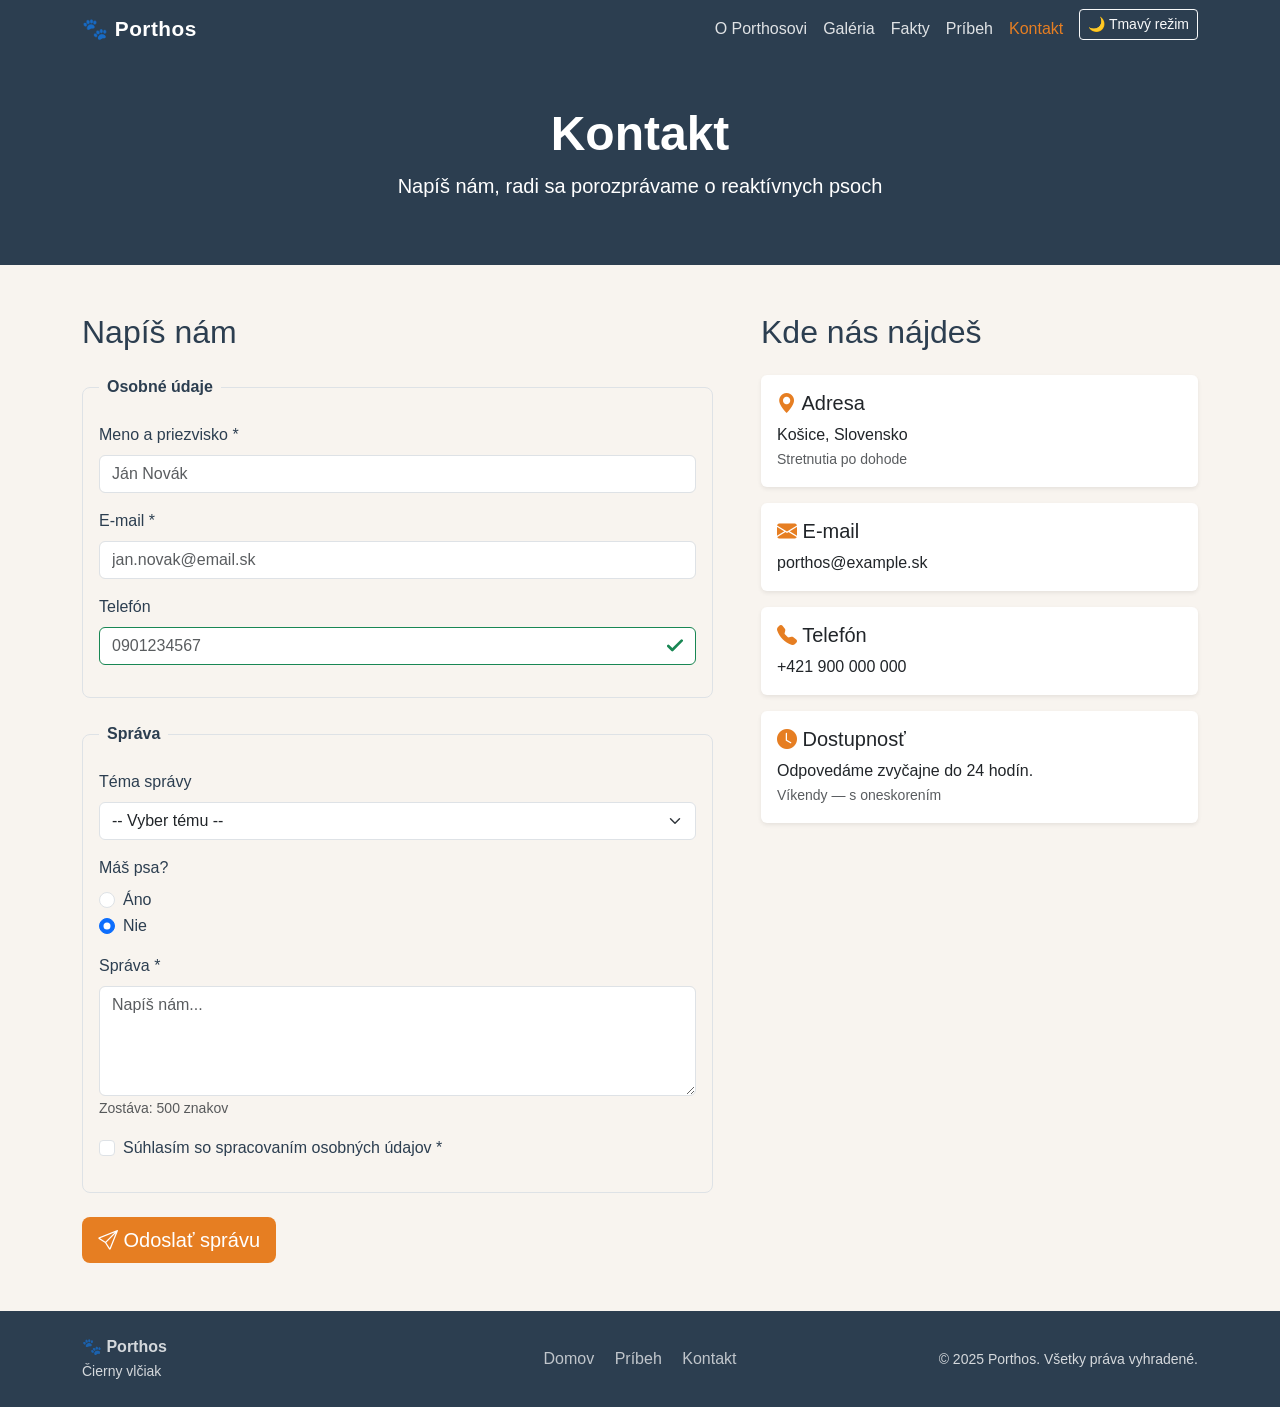
<file: kontakt.html>
<!DOCTYPE html>
<html lang="sk">
<head>
    <meta charset="UTF-8">
    <meta name="viewport" content="width=device-width, initial-scale=1.0">
    <meta name="description" content="Kontaktuj nás — porozprávame sa o reaktívnych psoch, adopcii alebo výcviku.">
    <title>Kontakt - Porthos</title>
    <link rel="stylesheet" href="https://cdn.jsdelivr.net/npm/bootstrap@5.3.2/dist/css/bootstrap.min.css">
    <link rel="stylesheet" href="https://cdn.jsdelivr.net/npm/bootstrap-icons@1.11.3/font/bootstrap-icons.min.css">
    <link rel="stylesheet" href="assets/css/style.css">
</head>
<body>

    <!-- NAVIGÁCIA -->
    <nav class="navbar navbar-expand-lg sticky-top" id="hlavna-nav">
        <div class="container">
            <a class="navbar-brand" href="index.html">🐾 Porthos</a>
            <button class="navbar-toggler" type="button"
                    data-bs-toggle="collapse" data-bs-target="#navMenu">
                <span class="navbar-toggler-icon"></span>
            </button>
            <div class="collapse navbar-collapse" id="navMenu">
                <ul class="navbar-nav ms-auto">
                    <li class="nav-item"><a class="nav-link" href="index.html#o-porthosovi">O Porthosovi</a></li>
                    <li class="nav-item"><a class="nav-link" href="index.html#galeria">Galéria</a></li>
                    <li class="nav-item"><a class="nav-link" href="index.html#fakty">Fakty</a></li>
                    <li class="nav-item"><a class="nav-link" href="o-nas.html">Príbeh</a></li>
                    <li class="nav-item"><a class="nav-link active" href="kontakt.html">Kontakt</a></li>
                    <li class="nav-item ms-2">
                        <button class="btn btn-outline-light btn-sm" id="dark-toggle">
                            🌙 Tmavý režim
                        </button>
                    </li>
                </ul>
            </div>
        </div>
    </nav>

    <main>

        <!-- HLAVIČKA -->
        <section class="page-header text-white text-center py-5">
            <div class="container">
                <h1 class="display-5 fw-bold">Kontakt</h1>
                <p class="lead">Napíš nám, radi sa porozprávame o reaktívnych psoch</p>
            </div>
        </section>

        <!-- KONTAKT -->
        <section class="py-5">
            <div class="container">
                <div class="row g-5">

                    <!-- FORMULÁR -->
                    <div class="col-12 col-lg-7">
                        <h2 class="mb-4">Napíš nám</h2>

                        <form action="#" method="post" id="kontaktny-formular">

                            <fieldset class="border rounded-3 p-3 mb-4">
                                <legend class="float-none w-auto px-2 fs-6 fw-bold">
                                    Osobné údaje
                                </legend>

                                <div class="mb-3">
                                    <label for="meno" class="form-label">Meno a priezvisko *</label>
                                    <input type="text" class="form-control" id="meno" name="meno"
                                           required minlength="3" placeholder="Ján Novák">
                                    <span class="invalid-hint">Zadaj aspoň 3 znaky.</span>
                                </div>

                                <div class="mb-3">
                                    <label for="email" class="form-label">E-mail *</label>
                                    <input type="email" class="form-control" id="email" name="email"
                                           required placeholder="jan.novak@email.sk">
                                    <span class="invalid-hint">Zadaj platnú e-mailovú adresu.</span>
                                </div>

                                <div class="mb-3">
                                    <label for="telefon" class="form-label">Telefón</label>
                                    <input type="tel" class="form-control" id="telefon" name="telefon"
                                           pattern="[0-9]{9,10}" placeholder="0901234567">
                                    <span class="invalid-hint">Zadaj 9 až 10 číslic bez medzier.</span>
                                </div>

                            </fieldset>

                            <fieldset class="border rounded-3 p-3 mb-4">
                                <legend class="float-none w-auto px-2 fs-6 fw-bold">
                                    Správa
                                </legend>

                                <div class="mb-3">
                                    <label for="tema" class="form-label">Téma správy</label>
                                    <select class="form-select" id="tema" name="tema">
                                        <option value="">-- Vyber tému --</option>
                                        <option value="reaktivita">Reaktivita psa</option>
                                        <option value="adopcia">Adopcia z útulku</option>
                                        <option value="vycvik">Výcvik a tréning</option>
                                        <option value="ine">Iné</option>
                                    </select>
                                </div>

                                <div class="mb-3">
                                    <label class="form-label">Máš psa?</label>
                                    <div class="form-check">
                                        <input class="form-check-input" type="radio"
                                               name="ma-psa" id="ma-psa-ano" value="ano">
                                        <label class="form-check-label" for="ma-psa-ano">Áno</label>
                                    </div>
                                    <div class="form-check">
                                        <input class="form-check-input" type="radio"
                                               name="ma-psa" id="ma-psa-nie" value="nie" checked>
                                        <label class="form-check-label" for="ma-psa-nie">Nie</label>
                                    </div>
                                </div>

                                <!-- Rozbalí sa ak má psa -->
                                <div id="info-o-psovi" style="display:none">
                                    <div class="mb-3">
                                        <label for="plemeno" class="form-label">Plemeno psa</label>
                                        <input type="text" class="form-control" id="plemeno"
                                               name="plemeno" placeholder="napr. Labrador">
                                    </div>
                                </div>

                                <div class="mb-3">
                                    <label for="sprava" class="form-label">Správa *</label>
                                    <textarea class="form-control" id="sprava" name="sprava"
                                              rows="4" required minlength="10"
                                              maxlength="500"
                                              placeholder="Napíš nám..."></textarea>
                                    <small id="pocitadlo" class="text-muted">Zostáva: 500 znakov</small>
                                    <span class="invalid-hint">Správa musí mať aspoň 10 znakov.</span>
                                </div>

                                <div class="mb-3">
                                    <div class="form-check">
                                        <input class="form-check-input" type="checkbox"
                                               id="suhlas" name="suhlas" required>
                                        <label class="form-check-label" for="suhlas">
                                            Súhlasím so spracovaním osobných údajov *
                                        </label>
                                    </div>
                                </div>

                            </fieldset>

                            <button type="submit" class="btn btn-porthos btn-lg" id="odoslat-btn">
                                <i class="bi bi-send"></i> Odoslať správu
                            </button>

                        </form>
                    </div>

                    <!-- KONTAKTNÉ ÚDAJE -->
                    <div class="col-12 col-lg-5">
                        <h2 class="mb-4">Kde nás nájdeš</h2>

                        <div class="card shadow-sm mb-3">
                            <div class="card-body">
                                <h5><i class="bi bi-geo-alt-fill text-porthos"></i> Adresa</h5>
                                <p class="mb-0">
                                    Košice, Slovensko<br>
                                    <small class="text-muted">Stretnutia po dohode</small>
                                </p>
                            </div>
                        </div>

                        <div class="card shadow-sm mb-3">
                            <div class="card-body">
                                <h5><i class="bi bi-envelope-fill text-porthos"></i> E-mail</h5>
                                <p class="mb-0">porthos@example.sk</p>
                            </div>
                        </div>

                        <div class="card shadow-sm mb-3">
                            <div class="card-body">
                                <h5><i class="bi bi-telephone-fill text-porthos"></i> Telefón</h5>
                                <p class="mb-0">+421 900 000 000</p>
                            </div>
                        </div>

                        <div class="card shadow-sm">
                            <div class="card-body">
                                <h5><i class="bi bi-clock-fill text-porthos"></i> Dostupnosť</h5>
                                <p class="mb-0">
                                    Odpovedáme zvyčajne do 24 hodín.<br>
                                    <small class="text-muted">Víkendy — s oneskorením</small>
                                </p>
                            </div>
                        </div>

                    </div>
                </div>
            </div>
        </section>

    </main>

    <!-- FOOTER -->
    <footer class="py-4">
        <div class="container">
            <div class="row align-items-center">
                <div class="col-12 col-md-4 text-center text-md-start mb-3 mb-md-0">
                    <strong>🐾 Porthos</strong><br>
                    <small>Čierny vlčiak</small>
                </div>
                <div class="col-12 col-md-4 text-center mb-3 mb-md-0">
                    <a href="index.html" class="footer-link me-3">Domov</a>
                    <a href="o-nas.html" class="footer-link me-3">Príbeh</a>
                    <a href="kontakt.html" class="footer-link">Kontakt</a>
                </div>
                <div class="col-12 col-md-4 text-center text-md-end">
                    <small>&copy; 2025 Porthos. Všetky práva vyhradené.</small>
                </div>
            </div>
        </div>
    </footer>

    <!-- TOAST -->
    <div class="position-fixed bottom-0 end-0 p-3">
        <div id="odoslatToast" class="toast align-items-center text-bg-success" role="alert">
            <div class="d-flex">
                <div class="toast-body">
                    🐾 Správa odoslaná — ozveme sa čo najskôr!
                </div>
                <button type="button" class="btn-close btn-close-white me-2 m-auto"
                        data-bs-dismiss="toast"></button>
            </div>
        </div>
    </div>

    <script src="https://cdn.jsdelivr.net/npm/bootstrap@5.3.2/dist/js/bootstrap.bundle.min.js"></script>
    <script src="assets/js/script.js"></script>
</body>
</html>
</file>
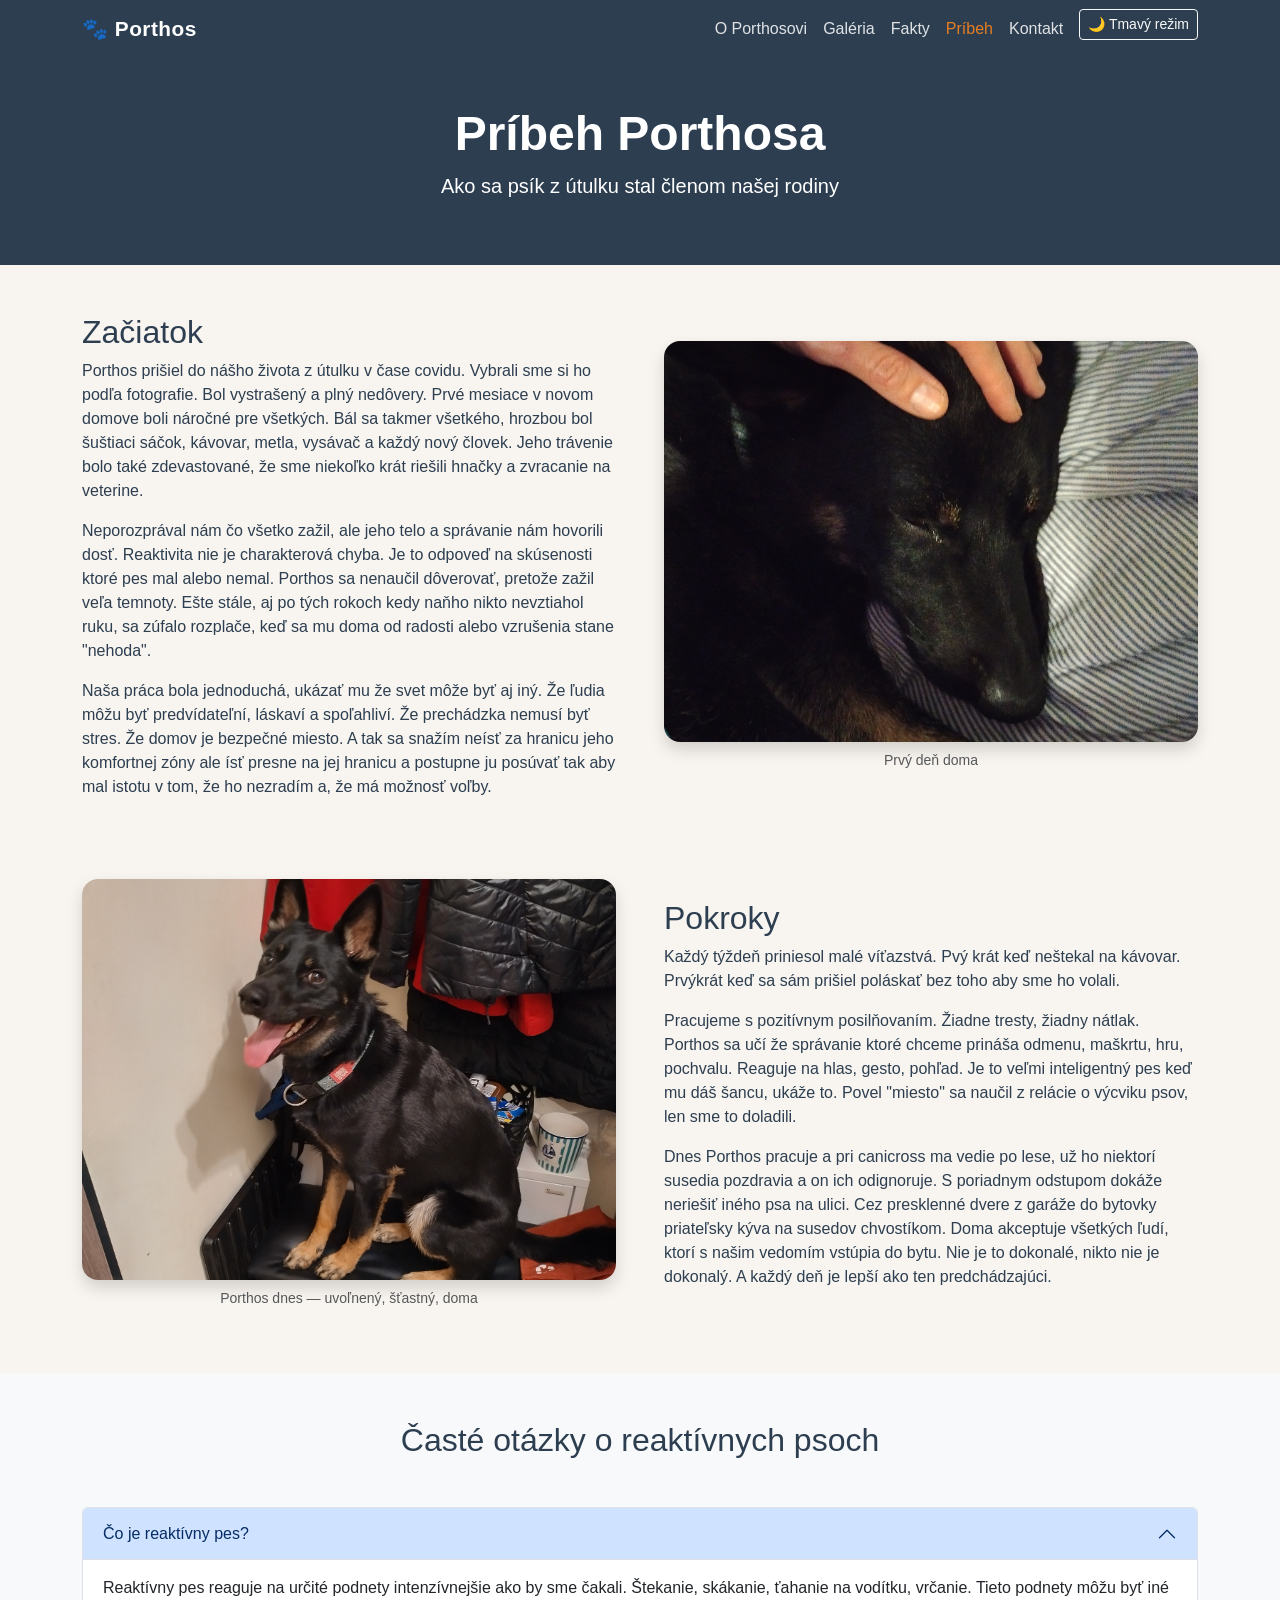
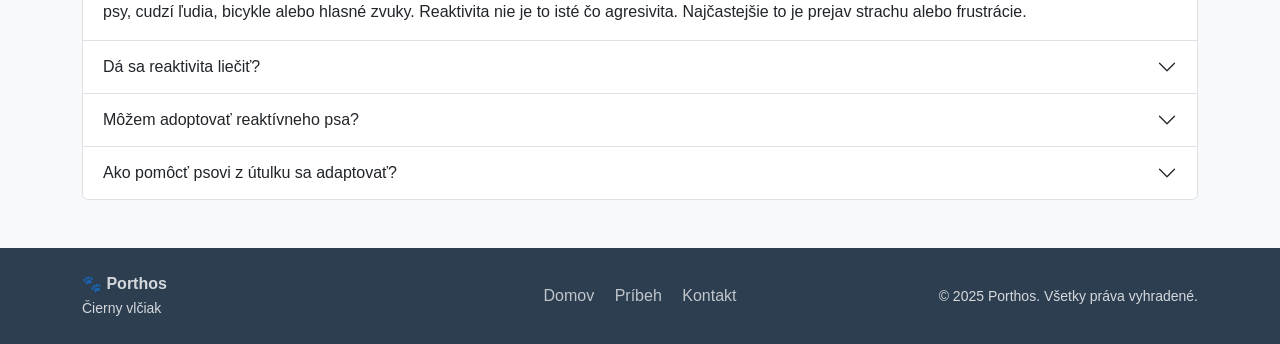
<file: o-nas.html>
<!DOCTYPE html>
<html lang="sk">
<head>
    <meta charset="UTF-8">
    <meta name="viewport" content="width=device-width, initial-scale=1.0">
    <meta name="description" content="Príbeh Porthosa — ako sa dostal z útulku, čo je reaktivita a ako s ňou pracujeme.">
    <title>Príbeh — Porthos</title>
    <link rel="stylesheet" href="https://cdn.jsdelivr.net/npm/bootstrap@5.3.2/dist/css/bootstrap.min.css">
    <link rel="stylesheet" href="https://cdn.jsdelivr.net/npm/bootstrap-icons@1.11.3/font/bootstrap-icons.min.css">
    <link rel="stylesheet" href="assets/css/style.css">
</head>
<body>

    <!-- NAVIGÁCIA -->
    <nav class="navbar navbar-expand-lg sticky-top" id="hlavna-nav">
        <div class="container">
            <a class="navbar-brand" href="index.html">🐾 Porthos</a>
            <button class="navbar-toggler" type="button"
                    data-bs-toggle="collapse" data-bs-target="#navMenu">
                <span class="navbar-toggler-icon"></span>
            </button>
            <div class="collapse navbar-collapse" id="navMenu">
                <ul class="navbar-nav ms-auto">
                    <li class="nav-item"><a class="nav-link" href="index.html#o-porthosovi">O Porthosovi</a></li>
                    <li class="nav-item"><a class="nav-link" href="index.html#galeria">Galéria</a></li>
                    <li class="nav-item"><a class="nav-link" href="index.html#fakty">Fakty</a></li>
                    <li class="nav-item"><a class="nav-link active" href="o-nas.html">Príbeh</a></li>
                    <li class="nav-item"><a class="nav-link" href="kontakt.html">Kontakt</a></li>
                    <li class="nav-item ms-2">
                        <button class="btn btn-outline-light btn-sm" id="dark-toggle">
                            🌙 Tmavý režim
                        </button>
                    </li>
                </ul>
            </div>
        </div>
    </nav>

    <main>

        <!-- HLAVIČKA STRÁNKY -->
        <section class="page-header text-white text-center py-5">
            <div class="container">
                <h1 class="display-5 fw-bold">Príbeh Porthosa</h1>
                <p class="lead">Ako sa psík z útulku stal členom našej rodiny</p>
            </div>
        </section>

        <!-- PRÍBEH -->
        <section class="py-5">
            <div class="container">
                <div class="row g-5 align-items-center">
                    <div class="col-12 col-md-6">
                        <h2>Začiatok</h2>
                        <p>
                            Porthos prišiel do nášho života z útulku v čase covidu. Vybrali sme si ho podľa fotografie. Bol vystrašený a plný
                            nedôvery. Prvé mesiace v novom domove boli náročné pre všetkých.
                           Bál sa takmer všetkého, hrozbou bol šuštiaci sáčok, kávovar, metla, vysávač a každý nový človek.
                            Jeho trávenie bolo také zdevastované, že sme niekoľko krát riešili hnačky a zvracanie na veterine.
                        </p>
                        <p>
                            Neporozprával nám čo všetko zažil, ale jeho telo a správanie
                            nám hovorili dosť. Reaktivita nie je charakterová chyba.
                            Je to odpoveď na skúsenosti ktoré pes mal alebo nemal.
                            Porthos sa nenaučil dôverovať, pretože zažil veľa temnoty. 
                            Ešte stále, aj po tých rokoch kedy naňho nikto nevztiahol ruku, sa zúfalo rozplače, keď sa mu doma od radosti alebo vzrušenia stane "nehoda".               
                        </p>
                        <p>
                            Naša práca bola jednoduchá, ukázať mu že svet môže byť aj iný. Že ľudia môžu byť
                            predvídateľní, láskaví a spoľahliví. Že prechádzka nemusí
                            byť stres. Že domov je bezpečné miesto.
                            A tak sa snažím neísť za hranicu jeho komfortnej zóny ale ísť presne na jej hranicu a postupne ju posúvať tak aby mal istotu v tom, 
                            že ho nezradím a, že má možnosť voľby.
                        </p>
                    </div>
                    <div class="col-12 col-md-6">
                        <figure class="figure w-100">
                            <div class="ratio ratio-4x3 rounded-4 overflow-hidden shadow">
                                <img src="assets/img/porthos-pribeh.jpg"
                                     class="object-fit-cover w-100 h-100"
                                     alt="Porthos v prvých dňoch doma">
                            </div>
                            <figcaption class="figure-caption text-center mt-2">
                               Prvý deň doma 
                            </figcaption>
                        </figure>
                    </div>
                </div>

                <div class="row g-5 align-items-center mt-3">
                    <div class="col-12 col-md-6 order-md-2">
                        <h2>Pokroky</h2>
                        <p>
                            Každý týždeň priniesol malé víťazstvá. 
                            Pvý krát keď neštekal na kávovar.
                            Prvýkrát keď sa sám prišiel poláskať bez toho aby sme ho volali.
                        </p>
                        <p>
                            Pracujeme s pozitívnym posilňovaním. Žiadne tresty, žiadny nátlak.
                            Porthos sa učí že správanie ktoré chceme prináša odmenu,
                            maškrtu, hru, pochvalu. Reaguje na hlas, gesto, pohľad.
                            Je to veľmi inteligentný pes keď mu dáš šancu, ukáže to. Povel "miesto" sa naučil z relácie o výcviku psov, len sme to doladili. 
                        </p>
                        <p>
                            Dnes Porthos pracuje a pri canicross ma vedie po lese, už ho niektorí susedia pozdravia a on ich odignoruje.
                            S poriadnym odstupom dokáže neriešiť iného psa na ulici. Cez presklenné dvere z garáže do bytovky priateľsky kýva na susedov chvostíkom. 
                            Doma akceptuje všetkých ľudí, ktorí s našim vedomím vstúpia do bytu.
                            Nie je to dokonalé, nikto nie je dokonalý. A každý deň je lepší
                            ako ten predchádzajúci.
                        </p>
                    </div>
                    <div class="col-12 col-md-6 order-md-1">
                        <figure class="figure w-100">
                            <div class="ratio ratio-4x3 rounded-4 overflow-hidden shadow">
                                <img src="assets/img/porthos-pokroky.jpg"
                                     class="object-fit-cover w-100 h-100"
                                     alt="Porthos dnes — šťastný a uvoľnený">
                            </div>
                            <figcaption class="figure-caption text-center mt-2">
                                Porthos dnes — uvoľnený, šťastný, doma
                            </figcaption>
                        </figure>
                    </div>
                </div>
            </div>
        </section>

        <!-- ACCORDION — FAQ -->
        <section class="py-5 bg-light">
            <div class="container">
                <h2 class="text-center mb-5">Časté otázky o reaktívnych psoch</h2>

                <div class="accordion" id="faqAccordion">

                    <div class="accordion-item">
                        <h2 class="accordion-header">
                            <button class="accordion-button" type="button"
                                    data-bs-toggle="collapse" data-bs-target="#faq1">
                                Čo je reaktívny pes?
                            </button>
                        </h2>
                        <div id="faq1" class="accordion-collapse collapse show"
                             data-bs-parent="#faqAccordion">
                            <div class="accordion-body">
                                Reaktívny pes reaguje na určité podnety intenzívnejšie ako by sme čakali.
                                Štekanie, skákanie, ťahanie na vodítku, vrčanie. Tieto podnety môžu byť
                                iné psy, cudzí ľudia, bicykle alebo hlasné zvuky. Reaktivita nie je
                                to isté čo agresivita. Najčastejšie to je prejav strachu alebo
                                frustrácie.
                            </div>
                        </div>
                    </div>

                    <div class="accordion-item">
                        <h2 class="accordion-header">
                            <button class="accordion-button collapsed" type="button"
                                    data-bs-toggle="collapse" data-bs-target="#faq2">
                                Dá sa reaktivita liečiť?
                            </button>
                        </h2>
                        <div id="faq2" class="accordion-collapse collapse"
                             data-bs-parent="#faqAccordion">
                            <div class="accordion-body">
                                Reaktivita sa nedá úplne "vyliečiť" ale dá sa výrazne zlepšiť.
                                Cieľom nie je dosiahnuť aby pes nereagoval vôbec, ale aby zvládal
                                podnety s menšou intenzitou a rýchlejšie sa upokojil.
                                Kľúčom je konzistentný tréning, správny manažment prostredia
                                a veľa trpezlivosti. Výsledky prídu, ale chvíľu to trvá.
                            </div>
                        </div>
                    </div>

                    <div class="accordion-item">
                        <h2 class="accordion-header">
                            <button class="accordion-button collapsed" type="button"
                                    data-bs-toggle="collapse" data-bs-target="#faq3">
                                Môžem adoptovať reaktívneho psa?
                            </button>
                        </h2>
                        <div id="faq3" class="accordion-collapse collapse"
                             data-bs-parent="#faqAccordion">
                            <div class="accordion-body">
                                Áno, ale treba byť realistický. Reaktívny pes nie je pre každého.
                                Potrebuješ čas na každodenný tréning, ochotu investovať do výcviku
                                so skúseným trénerom a trpezlivosť na dlhú cestu.
                                Na druhej strane odmena je obrovská. Keď reaktívny pes prekoná
                                svoju bariéru a dôveruje ti, je to vzťah ako žiadny iný.
                            </div>
                        </div>
                    </div>

                    <div class="accordion-item">
                        <h2 class="accordion-header">
                            <button class="accordion-button collapsed" type="button"
                                    data-bs-toggle="collapse" data-bs-target="#faq4">
                                Ako pomôcť psovi z útulku sa adaptovať?
                            </button>
                        </h2>
                        <div id="faq4" class="accordion-collapse collapse"
                             data-bs-parent="#faqAccordion">
                            <div class="accordion-body">
                                Prvé týždne sú kľúčové. Nechaj psa aby si zvykal vo vlastnom tempe.
                                Predvídateľný denný režim, pokojné prostredie a minimum stresových
                                situácií. Nevolaj ku Vám hneď všetkých priateľov. Nedávaj psovi príliš veľa
                                podnetov naraz. Nechaj ho prísť k tebe — netlač sa k nemu.
                                A vyhľadaj pomoc skúseného trénera čo najskôr.
                            </div>
                        </div>
                    </div>

                </div>
            </div>
        </section>

    </main>

    <!-- FOOTER -->
    <footer class="py-4">
        <div class="container">
            <div class="row align-items-center">
                <div class="col-12 col-md-4 text-center text-md-start mb-3 mb-md-0">
                    <strong>🐾 Porthos</strong><br>
                    <small>Čierny vlčiak</small>
                </div>
                <div class="col-12 col-md-4 text-center mb-3 mb-md-0">
                    <a href="index.html" class="footer-link me-3">Domov</a>
                    <a href="o-nas.html" class="footer-link me-3">Príbeh</a>
                    <a href="kontakt.html" class="footer-link">Kontakt</a>
                </div>
                <div class="col-12 col-md-4 text-center text-md-end">
                    <small>&copy; 2025 Porthos. Všetky práva vyhradené.</small>
                </div>
            </div>
        </div>
    </footer>

    <script src="https://cdn.jsdelivr.net/npm/bootstrap@5.3.2/dist/js/bootstrap.bundle.min.js"></script>
    <script src="assets/js/script.js"></script>
</body>
</html>
</file>
<file: assets/css/style.css>
/* ══════════════════════════════════════════════
   PORTHOS — style.css
   ══════════════════════════════════════════════ */

/* CSS PREMENNÉ — vlastná farebná schéma */
:root {
    --bs-primary:       #2c3e50;
    --bs-primary-rgb:   44, 62, 80;
    --porthos-farba:    #2c3e50;
    --porthos-akcent:   #e67e22;
    --porthos-svetla:   #f8f4ef;
}

/* ── ZÁKLADNÉ ŠTÝLY ─────────────────────────── */
body {
    font-family: 'Segoe UI', sans-serif;
    background-color: var(--porthos-svetla);
    color: #2c3e50;
    transition: background-color 0.3s ease, color 0.3s ease;
}

/* ── NAVIGÁCIA ──────────────────────────────── */
#hlavna-nav {
    background-color: var(--porthos-farba);
}

.navbar-brand {
    color: #fff !important;
    font-weight: 700;
    font-size: 1.3rem;
    letter-spacing: 0.5px;
}

.nav-link {
    color: rgba(255,255,255,0.85) !important;
    transition: color 0.2s ease;
}

.nav-link:hover,
.nav-link.active {
    color: var(--porthos-akcent) !important;
}

.navbar-toggler {
    border-color: rgba(255,255,255,0.5);
}

.navbar-toggler-icon {
    filter: invert(1);
}

/* ── HERO SEKCIA ────────────────────────────── */
.hero-sekcia {
    min-height: 90vh;
    background:
        linear-gradient(rgba(0,0,0,0.55), rgba(0,0,0,0.55)),
        url('../img/porthos-hero.jpg') center/cover no-repeat;
}

/* ── PAGE HEADER ────────────────────────────── */
.page-header {
    background-color: var(--porthos-farba);
    padding: 5rem 0 3rem;
}

/* ── CTA SEKCIA ─────────────────────────────── */
.cta-sekcia {
    background-color: var(--porthos-farba);
}

/* ── TLAČIDLÁ ───────────────────────────────── */
.btn-porthos {
    background-color: var(--porthos-akcent);
    color: #fff;
    border: none;
    transition: background-color 0.3s ease, transform 0.2s ease;
}

.btn-porthos:hover {
    background-color: #d35400;
    color: #fff;
    transform: translateY(-2px);
}

.bg-porthos {
    background-color: var(--porthos-akcent) !important;
}

.text-porthos {
    color: var(--porthos-akcent) !important;
}

/* ── KARTY ──────────────────────────────────── */
.card {
    transition: transform 0.3s ease, box-shadow 0.3s ease;
    border: none;
}

.card:hover {
    transform: translateY(-6px);
    box-shadow: 0 12px 30px rgba(0,0,0,0.12) !important;
}

/* ── FOOTER ─────────────────────────────────── */
footer {
    background-color: var(--porthos-farba);
    color: rgba(255,255,255,0.8);
}

.footer-link {
    color: rgba(255,255,255,0.7);
    text-decoration: none;
    transition: color 0.2s ease;
}

.footer-link:hover {
    color: var(--porthos-akcent);
}

/* ── CSS VALIDÁCIA FORMULÁRA ────────────────── */
.form-control:focus {
    border-color: var(--porthos-akcent);
    box-shadow: 0 0 0 0.2rem rgba(230, 126, 34, 0.25);
}

.form-control:valid {
    border-color: #198754;
    background-image: url("data:image/svg+xml,%3Csvg xmlns='http://www.w3.org/2000/svg' viewBox='0 0 12 12'%3E%3Cpath fill='%23198754' d='M10.28 1.28L3.989 7.575 1.695 5.28A1 1 0 00.28 6.695l3 3a1 1 0 001.414 0l7-7A1 1 0 0010.28 1.28z'/%3E%3C/svg%3E");
    background-repeat: no-repeat;
    background-position: right 0.75rem center;
    background-size: 1rem;
    padding-right: 2.5rem;
}

.form-control:not(:focus):not(:placeholder-shown):invalid {
    border-color: #dc3545;
    background-image: url("data:image/svg+xml,%3Csvg xmlns='http://www.w3.org/2000/svg' viewBox='0 0 12 12'%3E%3Cpath fill='%23dc3545' d='M6 0a6 6 0 100 12A6 6 0 006 0zm0 10.5a.75.75 0 110-1.5.75.75 0 010 1.5zm.75-3.75a.75.75 0 01-1.5 0v-3a.75.75 0 011.5 0v3z'/%3E%3C/svg%3E");
    background-repeat: no-repeat;
    background-position: right 0.75rem center;
    background-size: 1rem;
    padding-right: 2.5rem;
}

.form-control:not(:focus):not(:placeholder-shown):invalid ~ .invalid-hint {
    display: block;
}

.invalid-hint {
    display: none;
    font-size: 0.85rem;
    color: #dc3545;
    margin-top: 0.25rem;
}

/* ── ANIMÁCIA — FADEIN ──────────────────────── */
@keyframes fadeIn {
    from {
        opacity: 0;
        transform: translateY(24px);
    }
    to {
        opacity: 1;
        transform: translateY(0);
    }
}

.animovany {
    opacity: 0;
    animation: fadeIn 0.7s ease forwards;
}

/* ── DARK MODE ──────────────────────────────── */
body.dark {
    background-color: #1a1a2e;
    color: #e0e0e0;
}

body.dark .card {
    background-color: #16213e;
    color: #e0e0e0;
}

body.dark .bg-light {
    background-color: #0f3460 !important;
}

body.dark .accordion-item {
    background-color: #16213e;
    color: #e0e0e0;
    border-color: #333;
}

body.dark .accordion-button {
    background-color: #1a1a2e;
    color: #e0e0e0;
}

body.dark .accordion-button:not(.collapsed) {
    background-color: #0f3460;
    color: #fff;
}

body.dark footer {
    background-color: #0a0a1a;
}

body.dark .form-control {
    background-color: #16213e;
    color: #e0e0e0;
    border-color: #444;
}
</file>
